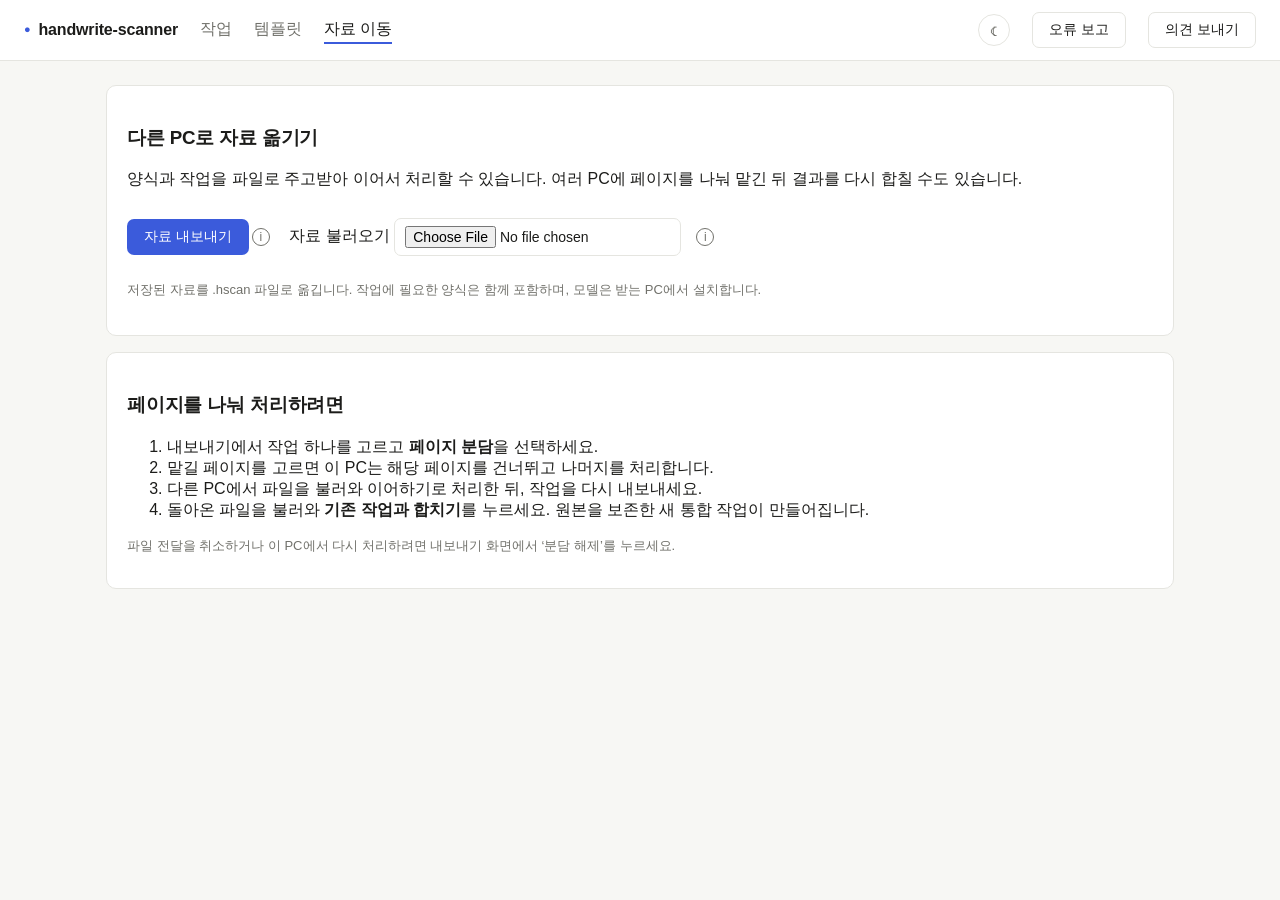
<file: app/static/transfer.html>
<!DOCTYPE html>
<html lang="ko">
<head>
<meta charset="utf-8"><meta name="viewport" content="width=device-width, initial-scale=1">
<title>자료 이동 - handwrite-scanner</title>
<link rel="icon" href="data:,"><link rel="stylesheet" href="app.css">
<script src="theme.js"></script><script src="feedback.js"></script><script src="diagnostics.js"></script><script src="view-state.js"></script>
<script src="help.js" defer></script>
</head>
<body class="transfer-page">
<header><b>handwrite-scanner</b><a href="/">작업</a><a href="template.html">템플릿</a><a class="on" href="transfer.html">자료 이동</a>
<button class="theme-btn" id="themeBtn" onclick="toggleTheme()" title="라이트/다크 전환">☾</button></header>
<main>
<div class="card"><h3>다른 PC로 자료 옮기기</h3>
<p>양식과 작업을 파일로 주고받아 이어서 처리할 수 있습니다. 여러 PC에 페이지를 나눠 맡긴 뒤 결과를 다시 합칠 수도 있습니다.</p>
<button id="openExport">자료 내보내기</button>
<label class="transfer-upload">자료 불러오기 <input id="importFile" type="file" accept=".hscan"></label>
<p class="hint">저장된 자료를 .hscan 파일로 옮깁니다. 작업에 필요한 양식은 함께 포함하며, 모델은 받는 PC에서 설치합니다.</p>
<p id="transferStatus" role="status"></p><div id="transferResult"></div></div>
<div class="card"><h3>페이지를 나눠 처리하려면</h3>
<ol><li>내보내기에서 작업 하나를 고르고 <b>페이지 분담</b>을 선택하세요.</li>
<li>맡길 페이지를 고르면 이 PC는 해당 페이지를 건너뛰고 나머지를 처리합니다.</li>
<li>다른 PC에서 파일을 불러와 이어하기로 처리한 뒤, 작업을 다시 내보내세요.</li>
<li>돌아온 파일을 불러와 <b>기존 작업과 합치기</b>를 누르세요. 원본을 보존한 새 통합 작업이 만들어집니다.</li></ol>
<p class="hint">파일 전달을 취소하거나 이 PC에서 다시 처리하려면 내보내기 화면에서 ‘분담 해제’를 누르세요.</p></div>
</main>
<dialog id="exportDialog" class="transfer-dialog" aria-labelledby="exportTitle">
<h3 id="exportTitle">자료 내보내기</h3>
<p class="hint">이 탭에서 편집한 미저장 내용이 있으면 내보내기 전에 저장 여부를 확인합니다.</p>
<fieldset><legend>템플릿</legend><div id="exportTemplates" class="transfer-items"></div></fieldset>
<fieldset><legend>작업</legend><div id="exportJobs" class="transfer-items"></div></fieldset>
<label>내보내기 방식 <select id="exportMode"><option value="full">작업 전체 이동 / 결과 돌려보내기</option><option value="split">페이지 분담 (작업 하나)</option></select></label>
<div id="splitOptions" hidden><button id="chooseSplit" class="secondary">맡길 페이지 선택</button> <span id="splitSummary"></span></div>
<fieldset><legend>파일 저장</legend>
<label>파일 이름 <input id="exportFilename" value="handwrite-data.hscan" autocomplete="off"></label>
<button id="chooseDestination" class="secondary">저장 위치 선택</button>
<p id="exportDestination" class="hint" role="status"></p>
</fieldset>
<p class="hint">중단한 페이지는 처음부터 다시 처리합니다. 완료된 인식·검수 결과는 유지됩니다. 기존 작업은 현재 등록된 양식이 포함될 수 있습니다.</p>
<p id="exportStatus" role="status"></p>
<div class="transfer-actions"><button id="cancelExport" class="secondary">취소</button><button id="runExport">파일 만들기</button></div>
</dialog>
<dialog id="importDialog" class="transfer-dialog" aria-labelledby="importTitle">
<h3 id="importTitle">자료 불러오기</h3>
<p class="hint">가져온 작업은 자동으로 시작하지 않습니다. 작업에 필요한 양식은 전용 사본으로 보관됩니다.</p>
<fieldset><legend>템플릿 목록에도 추가하기</legend><div id="importTemplates" class="transfer-items"></div></fieldset>
<fieldset><legend>작업</legend><div id="importJobs" class="transfer-items"></div></fieldset>
<label><input type="checkbox" id="copyDuplicates">이미 가져온 작업도 별도 사본으로 추가</label>
<p id="importStatus" role="status"></p>
<div class="transfer-actions"><button id="cancelImport" class="secondary">닫기</button><button id="runImport">선택한 자료 가져오기</button></div>
</dialog>
<dialog id="mergeDialog" class="transfer-dialog" aria-labelledby="mergeTitle">
<h3 id="mergeTitle">기존 작업과 합치기</h3>
<label>기준 작업 <select id="mergeTarget"></select></label> <button id="previewMerge" class="secondary">병합 내용 확인</button>
<p>두 원본 작업은 보존하고 새 통합 작업을 만듭니다. 서로 다른 결과가 있는 페이지는 아래에서 선택하세요.</p>
<p id="mergeSummary" role="status"></p><div id="mergeConflicts"></div>
<div class="transfer-actions"><button id="cancelMerge" class="secondary">취소</button><button id="runMerge" disabled>새 통합 작업 만들기</button></div>
</dialog>
<dialog id="unsavedDialog" class="transfer-dialog" aria-labelledby="unsavedTitle">
<h3 id="unsavedTitle">저장하지 않은 변경 사항이 있습니다</h3>
<ul id="unsavedItems"></ul>
<p>변경 사항을 저장한 뒤 내보낼까요? 저장된 내용만 내보내면 미저장 편집은 이 탭에 남습니다.</p>
<p class="hint">템플릿을 저장해도 기존 작업에 보관된 당시 양식 사본은 바뀌지 않습니다. 새 양식을 함께 전달하려면 내보낼 템플릿에도 선택하세요.</p>
<div class="transfer-actions"><button id="cancelUnsaved" class="secondary">취소</button><button id="skipSaveExport" class="secondary">저장된 내용만 내보내기</button><button id="saveBeforeExport">저장 후 내보내기</button></div>
</dialog>
<script src="page-picker.js"></script><script src="transfer.js"></script>
</body></html>
</file>
<file: app/static/app.css>
/* handwrite-scanner — 종이+잉크 미니멀 테마. 라이트/다크는 토큰으로 전환. */
:root {
  --bg: #f7f7f4;
  --surface: #ffffff;
  --text: #1c1c1a;
  --muted: #71716b;
  --line: #e5e5e0;
  --accent: #3b5bdb;
  --accent-soft: #eef1fc;
  --on-accent: #ffffff;
  --danger: #c0392b;
  --danger-soft: #fdf0ee;
  --warn-bg: #fdf6e3;
  --warn-line: #ecdba8;
  --tier-red-bg: #faeceb;    --tier-red-fg: #b3423a;
  --tier-orange-bg: #fcf2e2; --tier-orange-fg: #a76a15;
  --tier-yellow-bg: #fbf7de; --tier-yellow-fg: #8a7b1d;
  --tier-green-bg: #eaf5ec;  --tier-green-fg: #3d8b4f;
  --st-queued: #9a9a94; --st-running: #d99a2b; --st-done: #4c9e5f; --st-error: #c0392b;
}
@media (prefers-color-scheme: dark) {
  :root:not([data-theme="light"]) {
    --bg: #141416;
    --surface: #1e1e21;
    --text: #e9e9e4;
    --muted: #98988f;
    --line: #2d2d32;
    --accent: #8aa2ff;
    --accent-soft: #23283c;
    --on-accent: #10131f;
    --danger: #e57368;
    --danger-soft: #362020;
    --warn-bg: #322b16;
    --warn-line: #55491f;
    --tier-red-bg: #382222;    --tier-red-fg: #ff9d92;
    --tier-orange-bg: #372c18; --tier-orange-fg: #f2b45e;
    --tier-yellow-bg: #34301a; --tier-yellow-fg: #ded76e;
    --tier-green-bg: #1f3226;  --tier-green-fg: #85d698;
    --st-queued: #85857e; --st-running: #d99a2b; --st-done: #4c9e5f; --st-error: #d9615a;
  }
}
:root[data-theme="dark"] {
  --bg: #141416;
  --surface: #1e1e21;
  --text: #e9e9e4;
  --muted: #98988f;
  --line: #2d2d32;
  --accent: #8aa2ff;
  --accent-soft: #23283c;
  --on-accent: #10131f;
  --danger: #e57368;
  --danger-soft: #362020;
  --warn-bg: #322b16;
  --warn-line: #55491f;
  --tier-red-bg: #382222;    --tier-red-fg: #ff9d92;
  --tier-orange-bg: #372c18; --tier-orange-fg: #f2b45e;
  --tier-yellow-bg: #34301a; --tier-yellow-fg: #ded76e;
  --tier-green-bg: #1f3226;  --tier-green-fg: #85d698;
  --st-queued: #85857e; --st-running: #d99a2b; --st-done: #4c9e5f; --st-error: #d9615a;
}

* { box-sizing: border-box; }
body {
  font-family: 'Pretendard Variable', Pretendard, 'Malgun Gothic', -apple-system, sans-serif;
  margin: 0; background: var(--bg); color: var(--text);
}
header {
  background: var(--surface); color: var(--text);
  padding: 12px 24px; display: flex; gap: 22px; align-items: center;
  border-bottom: 1px solid var(--line);
}
header b { letter-spacing: -.01em; }
header b::before { content: '●'; color: var(--accent); margin-right: 8px; font-size: 11px; vertical-align: 2px; }
header a { color: var(--muted); text-decoration: none; padding: 2px 0; border-bottom: 2px solid transparent; }
header a.on { color: var(--text); border-bottom-color: var(--accent); }
header a:hover { color: var(--text); }
.theme-btn {
  margin-left: auto; background: none; border: 1px solid var(--line);
  color: var(--muted); border-radius: 999px; width: 32px; height: 32px;
  padding: 0; font-size: 15px; line-height: 1; cursor: pointer;
}
.theme-btn:hover { color: var(--text); border-color: var(--muted); }
main { max-width: 1100px; margin: 24px auto; padding: 0 16px; }
h3 { letter-spacing: -.01em; }
.card {
  background: var(--surface); border: 1px solid var(--line);
  border-radius: 10px; padding: 20px; margin-bottom: 16px;
}
button {
  background: var(--accent); color: var(--on-accent); border: 1px solid transparent;
  border-radius: 7px; padding: 8px 16px; cursor: pointer; font-size: 14px;
  font-family: inherit; vertical-align: middle;
}
button:hover { filter: brightness(1.06); }
button.secondary { background: transparent; color: var(--text); border-color: var(--line); }
button.secondary:hover { border-color: var(--muted); filter: none; }
button.danger { background: transparent; color: var(--danger); border-color: var(--line); }
button.danger:hover { background: var(--danger-soft); border-color: var(--danger); filter: none; }
button:disabled { opacity: .45; cursor: default; }
input, select, textarea {
  border: 1px solid var(--line); border-radius: 7px; padding: 7px 10px;
  font-size: 14px; font-family: inherit; background: var(--surface); color: var(--text); vertical-align: middle;
}
label { vertical-align: middle; }
label:has(> #expOnly), label:has(> #copyDuplicates) { display:inline-flex; align-items:center; gap:4px; }
.help-control { display:inline-flex; align-items:center; vertical-align:middle; max-width:100%; }
.help-control > button { min-width:0; }
input:focus, select:focus, textarea:focus { outline: 2px solid var(--accent); outline-offset: -1px; }
::placeholder { color: var(--muted); }
table { width: 100%; border-collapse: collapse; }
th, td { text-align: left; padding: 8px 10px; border-bottom: 1px solid var(--line); font-size: 14px; }
th { color: var(--muted); font-weight: 600; font-size: 13px; }
a { color: var(--accent); }
.badge {
  display: inline-block; padding: 2px 10px; border-radius: 999px; font-size: 12px;
  color: #fff; background: var(--st-queued); /* 미정의 상태도 보이도록 기본 배경 */
}
.badge.queued { background: var(--st-queued); }
.badge.running { background: var(--st-running); }
.badge.done { background: var(--st-done); }
.badge.error { background: var(--st-error); }
.badge.cancelled { background: var(--st-queued); }
.field-row { display: flex; gap: 16px; align-items: center; padding: 10px; border-bottom: 1px solid var(--line); }
.field-row.c-red { background: var(--tier-red-bg); }       .field-row.c-red .conf { color: var(--tier-red-fg); }
.field-row.c-orange { background: var(--tier-orange-bg); } .field-row.c-orange .conf { color: var(--tier-orange-fg); }
.field-row.c-yellow { background: var(--tier-yellow-bg); } .field-row.c-yellow .conf { color: var(--tier-yellow-fg); }
.field-row.c-green { background: var(--tier-green-bg); }   .field-row.c-green .conf { color: var(--tier-green-fg); }
.field-row img, .field-row canvas { max-width: 340px; border: 1px solid var(--line); background: #fff; }
.field-row .label { width: 130px; font-weight: 600; }
.field-row input { flex: 1; }
#canvasWrap { position: relative; user-select: none; }
#canvasWrap canvas { border: 1px solid var(--line); cursor: crosshair; max-width: 100%; background: #fff; }
.hint { color: var(--muted); font-size: 13px; }
.warn {
  background: var(--warn-bg); border: 1px solid var(--warn-line);
  padding: 10px 14px; border-radius: 7px; font-size: 14px; margin-bottom: 12px;
}
.grab { cursor: grab; color: var(--muted); }
#notifications { position: fixed; right: 18px; bottom: 18px; z-index: 1000; width: min(480px, calc(100vw - 36px)); max-height: 70vh; overflow: auto; }
.notice { background: var(--surface); color: var(--text); border: 1px solid var(--warn-line); border-radius: 8px; padding: 12px; margin-top: 8px; box-shadow: 0 4px 20px #0002; }
.notice > button { float: right; margin-left: 8px; }
.notice p { margin: 4px 0 10px; }
.job-error { color: var(--danger); }
details pre { white-space: pre-wrap; overflow-wrap: anywhere; max-height: 240px; overflow: auto; font-size: 12px; user-select: text; }
summary { cursor: pointer; }

#up { display: block; }
.recognition-actions { display:flex; flex-wrap:wrap; align-items:center; gap:12px 20px; }
.recognition-start, .engine-status { display:inline-flex; align-items:center; gap:4px; }
.engine-status { padding:6px 10px; border:1px solid var(--line); border-radius:6px; }
#llm[data-state="loading"], #llm[data-state="recognizing"] { color:var(--accent); }
#llm[data-state="error"], #llm[data-state="offline"] { color:var(--danger); }
#up > input[type=file] { margin-bottom: 14px; }
#templateChoices { display: flex; flex-wrap: wrap; gap: 12px; }
#templateChoices label { display: inline-flex; align-items: center; gap: 4px; }
.picker-templates { border: 1px solid var(--line); border-radius: 6px; margin: 4px 20px 8px; min-width: 0; }
.picker-templates #templateChoices { max-height: 90px; overflow: auto; }
.picker-templates .hint { margin: 6px 0 0; }
#pageSelection:not(:empty) { display: flex; flex-wrap: wrap; align-items: center; gap: 16px; margin: 12px 0; }
#pagePicker { width: min(1280px, calc(100vw - 32px)); height: min(920px, calc(100dvh - 32px));
  max-width: none; max-height: none; padding: 0; border: 1px solid var(--line); border-radius: 12px;
  background: var(--surface); color: var(--text); box-shadow: 0 16px 70px #0005; }
#pagePicker::backdrop { background: #0008; }
.transfer-dialog { width: min(960px, calc(100vw - 48px)); max-height: calc(100dvh - 48px); overflow: auto;
  background: var(--surface); color: var(--text); border: 1px solid var(--line); border-radius: 12px; padding: 20px; }
.transfer-dialog::backdrop { background: #0008; }
.transfer-dialog fieldset { border: 1px solid var(--line); border-radius: 6px; margin: 12px 0; min-width: 0; }
.transfer-items { max-height: 280px; overflow: auto; }
.transfer-items label { display: block; padding: 8px 0; overflow-wrap: anywhere; }
.transfer-job { border-bottom: 1px solid var(--line); padding: 6px 0; }
.transfer-job p { margin: 4px 0; }
.transfer-actions { display: flex; justify-content: flex-end; gap: 8px; padding-top: 16px; position: sticky; bottom: -20px; background: var(--surface); padding-bottom: 16px; }
.transfer-upload { display: inline-block; margin: 12px; }
#splitOptions { margin: 12px 0; }
#mergeConflicts pre { white-space: pre-wrap; overflow-wrap: anywhere; max-height: 220px; overflow: auto; padding: 8px; background: var(--bg); }
#mergeConflicts fieldset > label { display: inline-block; vertical-align: top; width: 48%; }
#transferResult > div { margin: 12px 0; overflow-wrap: anywhere; }
.transfer-page header { flex-wrap: wrap; }
.transfer-page header a, .transfer-page header b { white-space: nowrap; }
.picker-shell { display: flex; flex-direction: column; height: 100%; overflow: hidden; }
.picker-heading { display: flex; justify-content: space-between; align-items: flex-start; gap: 12px; padding: 18px 20px 8px; }
.picker-heading h3 { margin: 0; } .picker-heading p { margin: 6px 0; }
.picker-tools { display: flex; gap: 10px; align-items: center; flex-wrap: wrap; padding: 6px 20px; }
.picker-tools label { display: inline-flex; gap: 8px; align-items: center; min-width: 0; }
.picker-file-label { flex: 1; } #pickerFile { flex: 1; min-width: 0; max-width: 600px; }
#pagePickerScroll { flex: 1; min-height: 100px; overflow: auto; overscroll-behavior: contain; overflow-anchor: none;
  scrollbar-gutter: stable; padding: 12px; background: var(--bg); margin-top: 8px; border-block: 1px solid var(--line); }
#pickerSpacer { position: relative; }
#pickerGrid { position: absolute; top: 0; left: 0; right: 0; display: grid; gap: 12px; }
.page-choice { border: 1px solid var(--line); border-radius: 6px; overflow: hidden; display: flex; flex-direction: column; background: var(--surface); }
.page-choice label { display: block; padding: 7px 8px; cursor: pointer; white-space: nowrap; font-size: 13px; }
.page-choice:has(input:checked) { outline: 2px solid var(--accent); }
.page-choice img { width: 100%; height: 100%; object-fit: contain; background: white; }
.page-choice a { display: flex; align-items: center; justify-content: center; text-align: center; flex: 1; min-height: 0; font-size: 13px; }
.preview-placeholder { color: var(--muted); }
.picker-footer { display: flex; align-items: center; justify-content: space-between; gap: 12px; padding: 14px 20px; }
.picker-footer > div { display: flex; gap: 8px; flex-shrink: 0; }
@media (max-width: 640px) {
  body > header { flex-wrap:wrap; gap:10px 14px; padding:12px 16px; }
  body > header > b { flex-basis:100%; }
  body > header > a, body > header > button { white-space:nowrap; flex-shrink:0; }
  #pagePicker { width: calc(100vw - 12px); height: calc(100dvh - 12px); }
  .picker-heading, .picker-tools, .picker-footer { padding-left: 12px; padding-right: 12px; }
  .picker-tools { font-size: 13px; gap: 6px; }
  .picker-file-label { flex-basis: 100%; } .picker-footer { font-size: 13px; }
}
.help-trigger { display:inline-flex; align-self:center; align-items:center; justify-content:center; vertical-align:middle; box-sizing:border-box; flex-shrink:0; width:18px; height:18px; padding:0; margin:0 3px; border:1px solid currentColor; border-radius:50%; background:transparent; color:var(--muted); font-family:Arial,sans-serif; font-size:12px; font-weight:400; line-height:1; cursor:help; outline:none; }
.help-trigger:hover, .help-trigger:focus-visible { background:var(--accent-soft); color:var(--accent); }
.help-trigger:focus-visible { outline:2px solid var(--accent); outline-offset:3px; }
[hidden] + .help-trigger, [style*="display:none"] + .help-trigger, [style*="display: none"] + .help-trigger { display:none; }
.help-tooltip { position:fixed; inset:auto; margin:0; z-index:10000; box-sizing:border-box; width:max-content; max-width:min(380px, calc(100vw - 16px)); max-height:calc(100dvh - 16px); overflow:auto; padding:12px 14px; background:var(--surface); color:var(--text); border:1px solid var(--accent); border-radius:8px; box-shadow:0 4px 18px #0005; font-size:14px; font-weight:400; line-height:1.65; text-align:left; white-space:normal; overflow-wrap:anywhere; }
.help-tooltip[hidden] { display:none; }
#diagnosticDialog { width:min(700px, calc(100vw - 40px)); box-sizing:border-box; }
#diagnosticDialog > label { display:block; margin:12px 0; }
#diagnosticDialog > [hidden] { display:none; }
#diagnosticContact, #diagnosticDescription { display:block; width:100%; box-sizing:border-box; margin-top:6px; }
#diagnosticPreview { white-space:pre-wrap; overflow-wrap:anywhere; max-height:240px; overflow:auto; padding:12px; background:var(--bg); font-size:12px; }
.diagnostic-actions { display:flex; gap:8px; flex-wrap:wrap; position:sticky; bottom:-20px;
  margin:0 -20px -20px; padding:12px 20px; background:var(--surface); border-top:1px solid var(--line); }
#diagnosticStatus { overflow-wrap:anywhere; }
@media (pointer:coarse) { .help-trigger { width:32px; height:32px; } }
</file>
